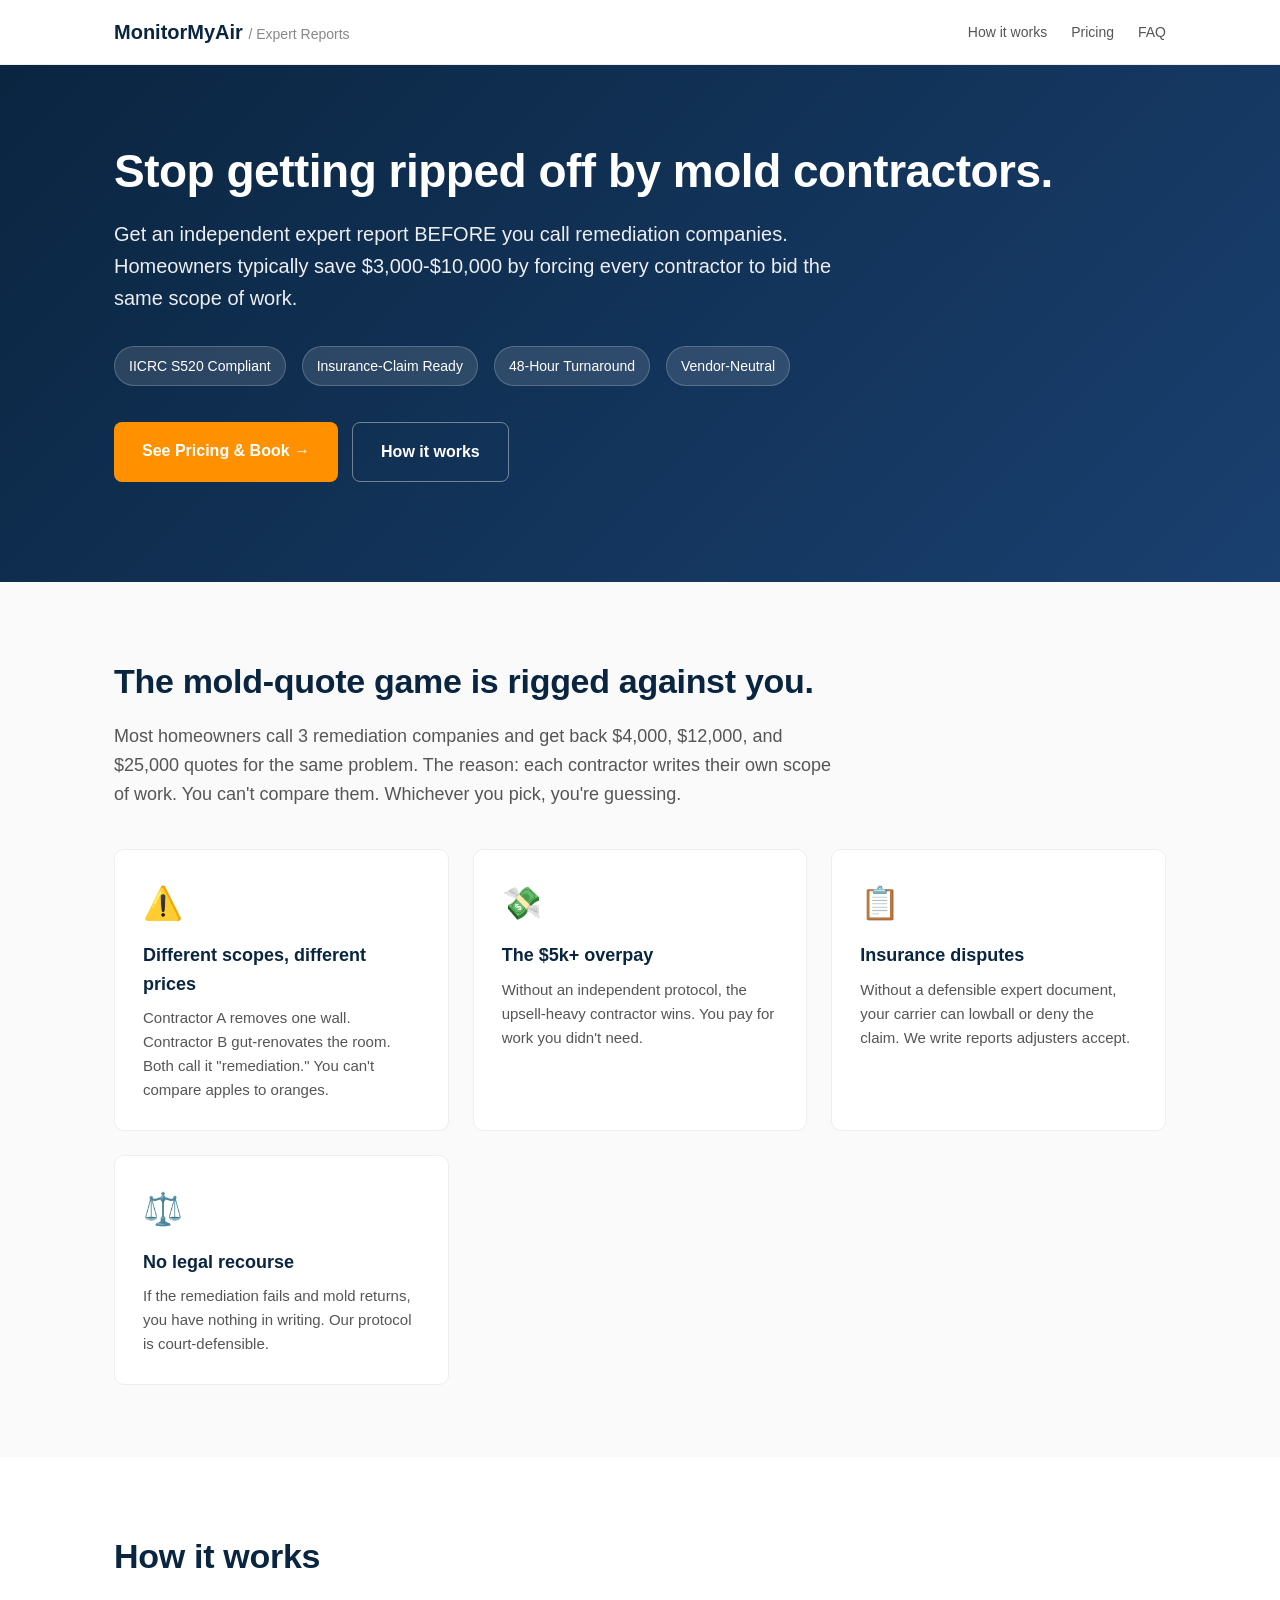
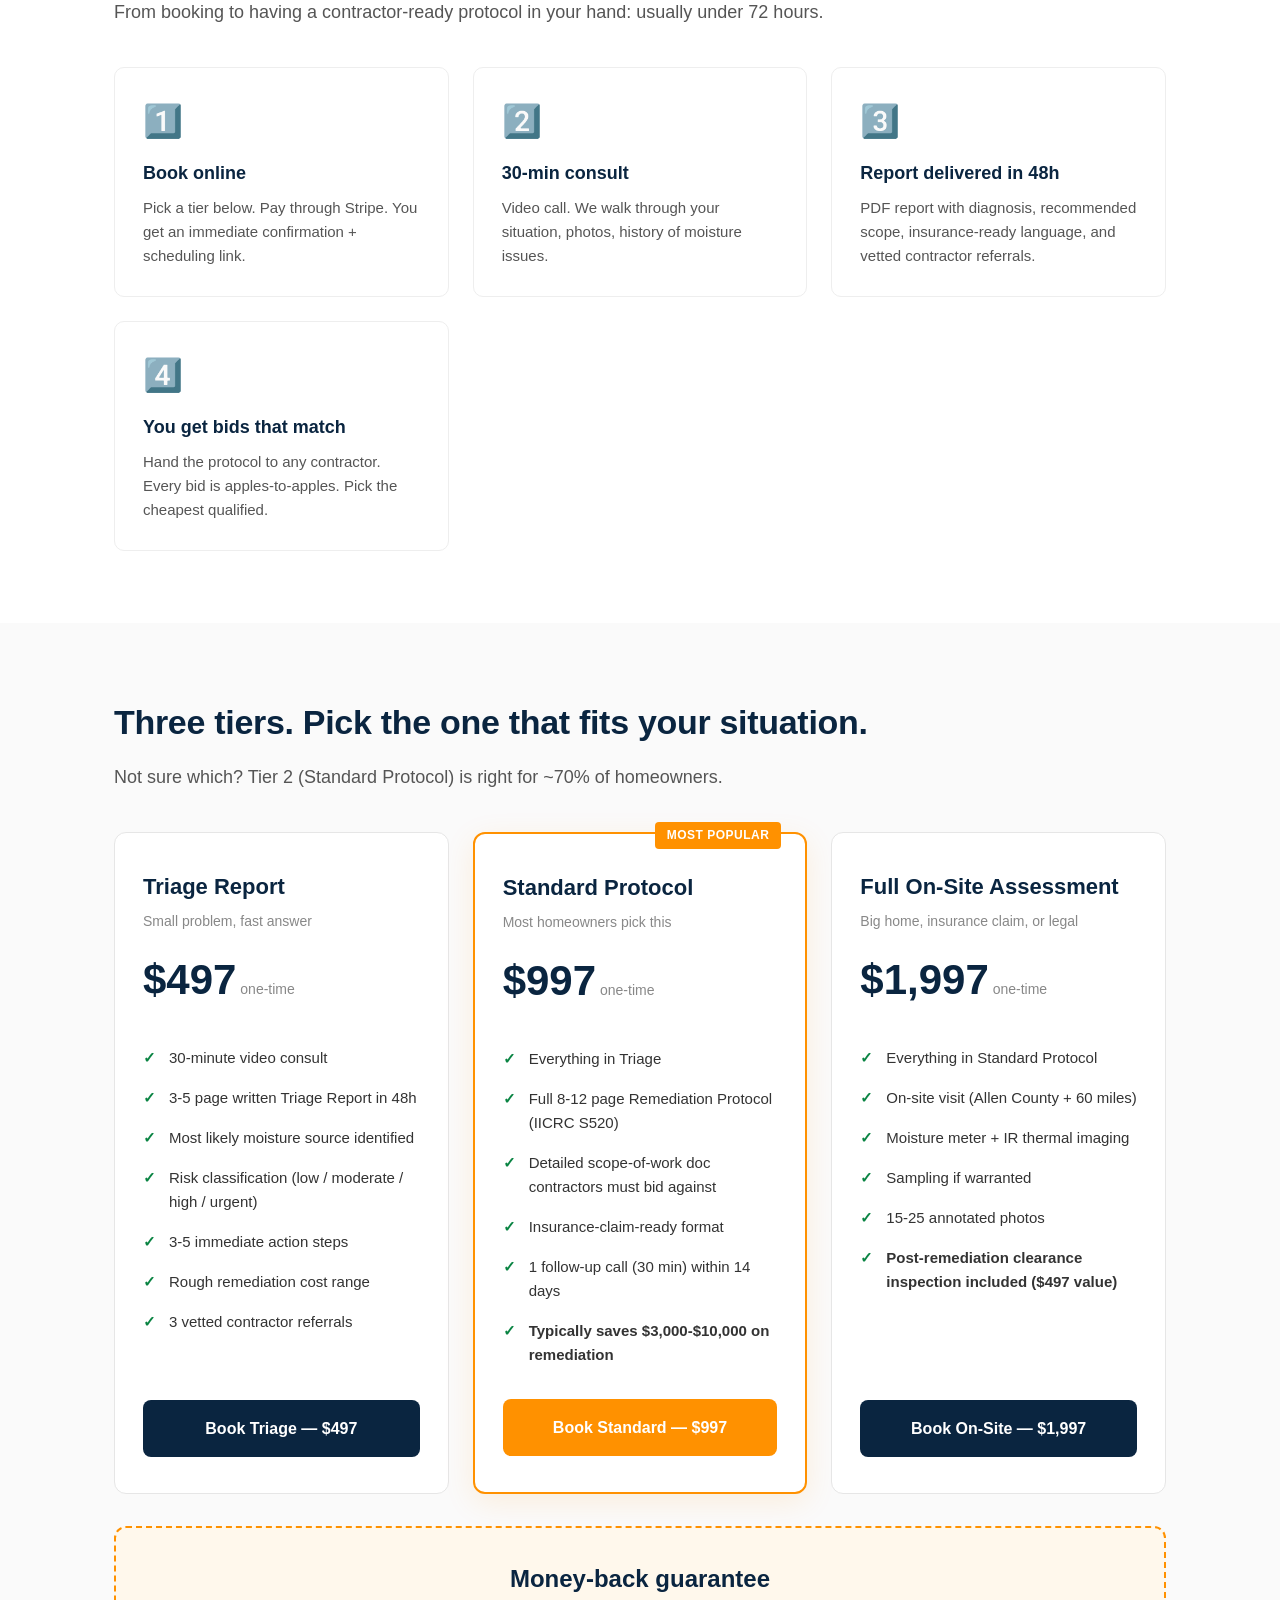
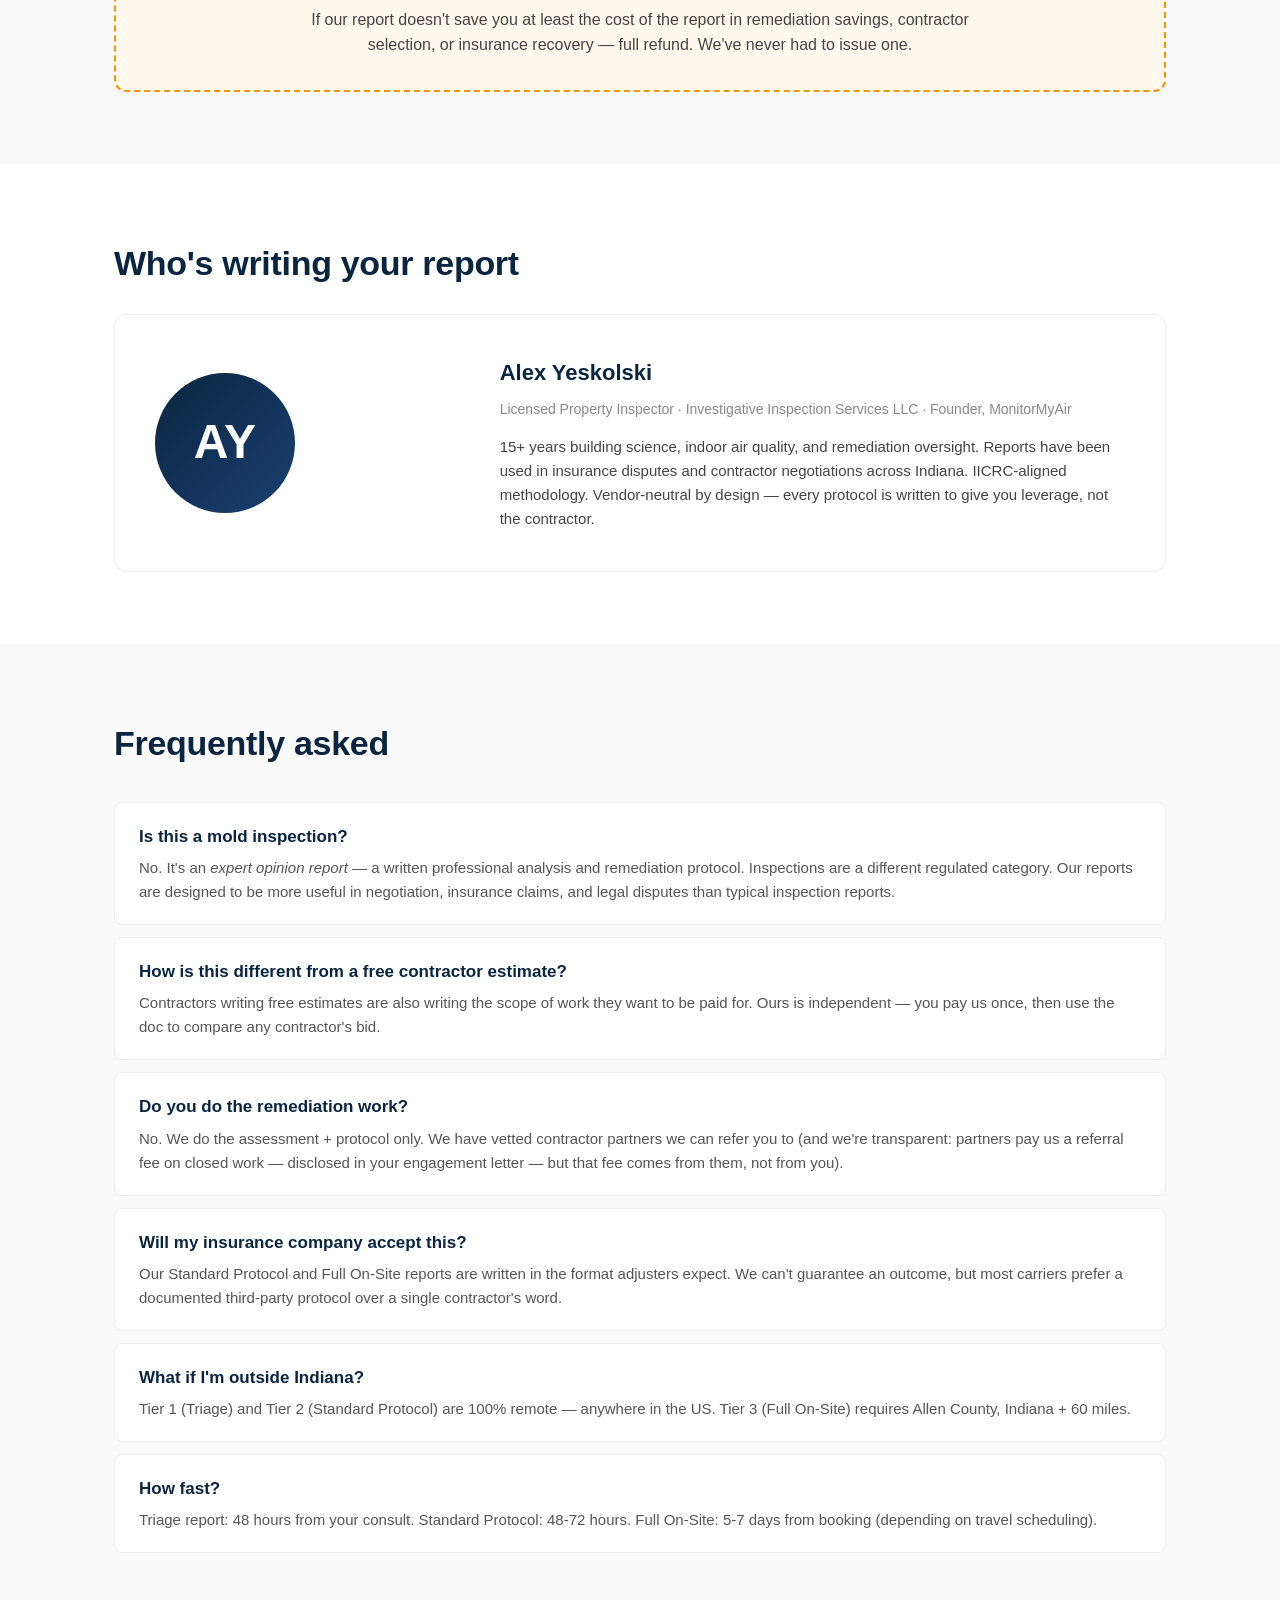
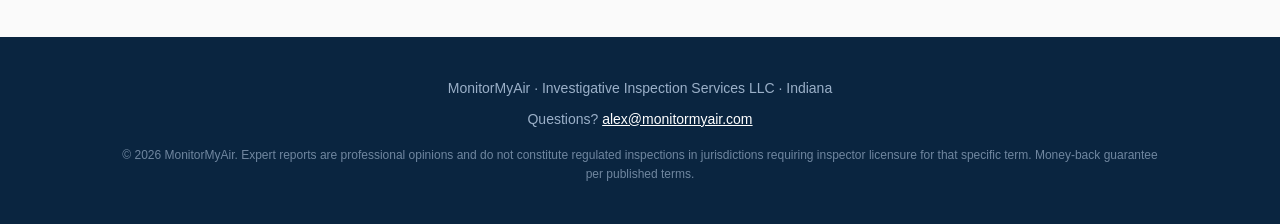
<file: Revenue/landing-page.html>
<!DOCTYPE html>
<html lang="en">
<head>
<meta charset="UTF-8">
<meta name="viewport" content="width=device-width, initial-scale=1.0">
<title>Mold Expert Reports — Stop Overpaying Contractors | MonitorMyAir</title>
<meta name="description" content="Independent expert mold assessment + remediation protocol. Force every contractor to bid the same scope. Typically saves homeowners $3,000-$10,000.">
<style>
*{box-sizing:border-box;margin:0;padding:0}
body{font-family:-apple-system,BlinkMacSystemFont,"Segoe UI",Roboto,sans-serif;line-height:1.6;color:#1a1a1a;background:#fafafa}
.container{max-width:1100px;margin:0 auto;padding:0 24px}
.nav{background:#fff;border-bottom:1px solid #eee;padding:16px 0}
.nav-inner{display:flex;justify-content:space-between;align-items:center;max-width:1100px;margin:0 auto;padding:0 24px}
.logo{font-weight:700;font-size:20px;color:#0a2540}
.nav a{color:#555;text-decoration:none;margin-left:24px;font-size:14px}
.hero{background:linear-gradient(135deg,#0a2540 0%,#1a4070 100%);color:#fff;padding:80px 0 100px}
.hero h1{font-size:46px;line-height:1.15;margin-bottom:20px;font-weight:800;letter-spacing:-0.5px}
.hero .sub{font-size:20px;opacity:.92;margin-bottom:32px;max-width:760px}
.hero .badges{display:flex;flex-wrap:wrap;gap:16px;margin-bottom:36px;font-size:14px}
.badge{background:rgba(255,255,255,.12);padding:8px 14px;border-radius:20px;border:1px solid rgba(255,255,255,.2)}
.cta-row{display:flex;gap:14px;flex-wrap:wrap}
.btn{display:inline-block;padding:16px 28px;border-radius:8px;font-weight:600;text-decoration:none;font-size:16px;transition:transform .15s}
.btn:hover{transform:translateY(-1px)}
.btn-primary{background:#ff9100;color:#fff}
.btn-ghost{background:transparent;color:#fff;border:1.5px solid rgba(255,255,255,.4)}
.section{padding:72px 0}
.section-alt{background:#fff}
h2{font-size:34px;margin-bottom:14px;color:#0a2540;letter-spacing:-0.3px}
.lede{font-size:18px;color:#555;margin-bottom:40px;max-width:720px}
.problem{display:grid;grid-template-columns:repeat(auto-fit,minmax(260px,1fr));gap:24px;margin-top:32px}
.problem-card{background:#fff;padding:28px;border-radius:10px;border:1px solid #eee}
.problem-card .icon{font-size:32px;margin-bottom:12px}
.problem-card h3{font-size:18px;margin-bottom:8px;color:#0a2540}
.problem-card p{font-size:15px;color:#555}
.pricing{display:grid;grid-template-columns:repeat(auto-fit,minmax(290px,1fr));gap:24px;margin-top:40px}
.tier{background:#fff;border-radius:12px;padding:36px 28px;border:1px solid #e6e6e6;position:relative;display:flex;flex-direction:column}
.tier.featured{border:2px solid #ff9100;box-shadow:0 8px 30px rgba(255,145,0,.12)}
.tier .ribbon{position:absolute;top:-12px;right:24px;background:#ff9100;color:#fff;padding:4px 12px;font-size:12px;font-weight:600;border-radius:4px;letter-spacing:.5px}
.tier h3{font-size:22px;margin-bottom:6px;color:#0a2540}
.tier .price{font-size:42px;font-weight:800;color:#0a2540;margin:14px 0 4px}
.tier .price small{font-size:14px;font-weight:400;color:#888}
.tier ul{list-style:none;margin:20px 0 24px;flex-grow:1}
.tier li{padding:8px 0 8px 26px;position:relative;font-size:15px;color:#333}
.tier li:before{content:"✓";position:absolute;left:0;color:#0a8443;font-weight:700}
.tier .btn{width:100%;text-align:center}
.tier-cta{background:#0a2540;color:#fff}
.tier.featured .tier-cta{background:#ff9100}
.faq{margin-top:32px}
.faq-item{background:#fff;padding:20px 24px;border:1px solid #eee;border-radius:8px;margin-bottom:12px}
.faq-item h4{font-size:17px;color:#0a2540;margin-bottom:6px}
.faq-item p{color:#555;font-size:15px}
.guarantee{background:#fff8ec;border:2px dashed #ff9100;padding:32px;border-radius:12px;margin-top:32px;text-align:center}
.guarantee h3{color:#0a2540;font-size:24px;margin-bottom:8px}
.guarantee p{font-size:16px;color:#444;max-width:680px;margin:0 auto}
.bio{display:grid;grid-template-columns:1fr 2fr;gap:32px;align-items:center;background:#fff;padding:40px;border-radius:12px;border:1px solid #eee;margin-top:24px}
.bio-avatar{width:140px;height:140px;border-radius:50%;background:linear-gradient(135deg,#0a2540,#1a4070);display:flex;align-items:center;justify-content:center;color:#fff;font-size:48px;font-weight:700}
.bio h3{font-size:22px;color:#0a2540;margin-bottom:8px}
.bio .role{color:#888;font-size:14px;margin-bottom:14px}
.bio p{color:#444;font-size:15px}
.footer{background:#0a2540;color:#9bb0c8;padding:40px 0;text-align:center;font-size:14px}
.footer a{color:#fff}
@media(max-width:720px){.hero h1{font-size:34px}.hero .sub{font-size:17px}.bio{grid-template-columns:1fr;text-align:center}.bio-avatar{margin:0 auto}}
</style>
</head>
<body>

<nav class="nav">
<div class="nav-inner">
<div class="logo">MonitorMyAir <span style="color:#888;font-weight:400;font-size:14px">/ Expert Reports</span></div>
<div><a href="#how">How it works</a><a href="#pricing">Pricing</a><a href="#faq">FAQ</a></div>
</div>
</nav>

<section class="hero">
<div class="container">
<h1>Stop getting ripped off by mold contractors.</h1>
<p class="sub">Get an independent expert report BEFORE you call remediation companies. Homeowners typically save $3,000-$10,000 by forcing every contractor to bid the same scope of work.</p>
<div class="badges">
<span class="badge">IICRC S520 Compliant</span>
<span class="badge">Insurance-Claim Ready</span>
<span class="badge">48-Hour Turnaround</span>
<span class="badge">Vendor-Neutral</span>
</div>
<div class="cta-row">
<a href="#pricing" class="btn btn-primary">See Pricing & Book →</a>
<a href="#how" class="btn btn-ghost">How it works</a>
</div>
</div>
</section>

<section class="section">
<div class="container">
<h2>The mold-quote game is rigged against you.</h2>
<p class="lede">Most homeowners call 3 remediation companies and get back $4,000, $12,000, and $25,000 quotes for the same problem. The reason: each contractor writes their own scope of work. You can't compare them. Whichever you pick, you're guessing.</p>
<div class="problem">
<div class="problem-card">
<div class="icon">⚠️</div>
<h3>Different scopes, different prices</h3>
<p>Contractor A removes one wall. Contractor B gut-renovates the room. Both call it "remediation." You can't compare apples to oranges.</p>
</div>
<div class="problem-card">
<div class="icon">💸</div>
<h3>The $5k+ overpay</h3>
<p>Without an independent protocol, the upsell-heavy contractor wins. You pay for work you didn't need.</p>
</div>
<div class="problem-card">
<div class="icon">📋</div>
<h3>Insurance disputes</h3>
<p>Without a defensible expert document, your carrier can lowball or deny the claim. We write reports adjusters accept.</p>
</div>
<div class="problem-card">
<div class="icon">⚖️</div>
<h3>No legal recourse</h3>
<p>If the remediation fails and mold returns, you have nothing in writing. Our protocol is court-defensible.</p>
</div>
</div>
</div>
</section>

<section class="section section-alt" id="how">
<div class="container">
<h2>How it works</h2>
<p class="lede">From booking to having a contractor-ready protocol in your hand: usually under 72 hours.</p>
<div class="problem">
<div class="problem-card"><div class="icon">1️⃣</div><h3>Book online</h3><p>Pick a tier below. Pay through Stripe. You get an immediate confirmation + scheduling link.</p></div>
<div class="problem-card"><div class="icon">2️⃣</div><h3>30-min consult</h3><p>Video call. We walk through your situation, photos, history of moisture issues.</p></div>
<div class="problem-card"><div class="icon">3️⃣</div><h3>Report delivered in 48h</h3><p>PDF report with diagnosis, recommended scope, insurance-ready language, and vetted contractor referrals.</p></div>
<div class="problem-card"><div class="icon">4️⃣</div><h3>You get bids that match</h3><p>Hand the protocol to any contractor. Every bid is apples-to-apples. Pick the cheapest qualified.</p></div>
</div>
</div>
</section>

<section class="section" id="pricing">
<div class="container">
<h2>Three tiers. Pick the one that fits your situation.</h2>
<p class="lede">Not sure which? Tier 2 (Standard Protocol) is right for ~70% of homeowners.</p>
<div class="pricing">

<div class="tier">
<h3>Triage Report</h3>
<div style="color:#888;font-size:14px">Small problem, fast answer</div>
<div class="price">$497<small>&nbsp;one-time</small></div>
<ul>
<li>30-minute video consult</li>
<li>3-5 page written Triage Report in 48h</li>
<li>Most likely moisture source identified</li>
<li>Risk classification (low / moderate / high / urgent)</li>
<li>3-5 immediate action steps</li>
<li>Rough remediation cost range</li>
<li>3 vetted contractor referrals</li>
</ul>
<a href="STRIPE_LINK_TIER1" class="btn tier-cta">Book Triage — $497</a>
</div>

<div class="tier featured">
<div class="ribbon">MOST POPULAR</div>
<h3>Standard Protocol</h3>
<div style="color:#888;font-size:14px">Most homeowners pick this</div>
<div class="price">$997<small>&nbsp;one-time</small></div>
<ul>
<li>Everything in Triage</li>
<li>Full 8-12 page Remediation Protocol (IICRC S520)</li>
<li>Detailed scope-of-work doc contractors must bid against</li>
<li>Insurance-claim-ready format</li>
<li>1 follow-up call (30 min) within 14 days</li>
<li><strong>Typically saves $3,000-$10,000 on remediation</strong></li>
</ul>
<a href="STRIPE_LINK_TIER2" class="btn tier-cta">Book Standard — $997</a>
</div>

<div class="tier">
<h3>Full On-Site Assessment</h3>
<div style="color:#888;font-size:14px">Big home, insurance claim, or legal</div>
<div class="price">$1,997<small>&nbsp;one-time</small></div>
<ul>
<li>Everything in Standard Protocol</li>
<li>On-site visit (Allen County + 60 miles)</li>
<li>Moisture meter + IR thermal imaging</li>
<li>Sampling if warranted</li>
<li>15-25 annotated photos</li>
<li><strong>Post-remediation clearance inspection included ($497 value)</strong></li>
</ul>
<a href="STRIPE_LINK_TIER3" class="btn tier-cta">Book On-Site — $1,997</a>
</div>

</div>

<div class="guarantee">
<h3>Money-back guarantee</h3>
<p>If our report doesn't save you at least the cost of the report in remediation savings, contractor selection, or insurance recovery — full refund. We've never had to issue one.</p>
</div>
</div>
</section>

<section class="section section-alt">
<div class="container">
<h2>Who's writing your report</h2>
<div class="bio">
<div class="bio-avatar">AY</div>
<div>
<h3>Alex Yeskolski</h3>
<div class="role">Licensed Property Inspector · Investigative Inspection Services LLC · Founder, MonitorMyAir</div>
<p>15+ years building science, indoor air quality, and remediation oversight. Reports have been used in insurance disputes and contractor negotiations across Indiana. IICRC-aligned methodology. Vendor-neutral by design — every protocol is written to give you leverage, not the contractor.</p>
</div>
</div>
</div>
</section>

<section class="section" id="faq">
<div class="container">
<h2>Frequently asked</h2>
<div class="faq">
<div class="faq-item"><h4>Is this a mold inspection?</h4><p>No. It's an <em>expert opinion report</em> — a written professional analysis and remediation protocol. Inspections are a different regulated category. Our reports are designed to be more useful in negotiation, insurance claims, and legal disputes than typical inspection reports.</p></div>
<div class="faq-item"><h4>How is this different from a free contractor estimate?</h4><p>Contractors writing free estimates are also writing the scope of work they want to be paid for. Ours is independent — you pay us once, then use the doc to compare any contractor's bid.</p></div>
<div class="faq-item"><h4>Do you do the remediation work?</h4><p>No. We do the assessment + protocol only. We have vetted contractor partners we can refer you to (and we're transparent: partners pay us a referral fee on closed work — disclosed in your engagement letter — but that fee comes from them, not from you).</p></div>
<div class="faq-item"><h4>Will my insurance company accept this?</h4><p>Our Standard Protocol and Full On-Site reports are written in the format adjusters expect. We can't guarantee an outcome, but most carriers prefer a documented third-party protocol over a single contractor's word.</p></div>
<div class="faq-item"><h4>What if I'm outside Indiana?</h4><p>Tier 1 (Triage) and Tier 2 (Standard Protocol) are 100% remote — anywhere in the US. Tier 3 (Full On-Site) requires Allen County, Indiana + 60 miles.</p></div>
<div class="faq-item"><h4>How fast?</h4><p>Triage report: 48 hours from your consult. Standard Protocol: 48-72 hours. Full On-Site: 5-7 days from booking (depending on travel scheduling).</p></div>
</div>
</div>
</section>

<footer class="footer">
<div class="container">
<p>MonitorMyAir · Investigative Inspection Services LLC · Indiana</p>
<p style="margin-top:8px">Questions? <a href="mailto:alex@monitormyair.com">alex@monitormyair.com</a></p>
<p style="margin-top:16px;font-size:12px;opacity:.7">© 2026 MonitorMyAir. Expert reports are professional opinions and do not constitute regulated inspections in jurisdictions requiring inspector licensure for that specific term. Money-back guarantee per published terms.</p>
</div>
</footer>

</body>
</html>
</file>
